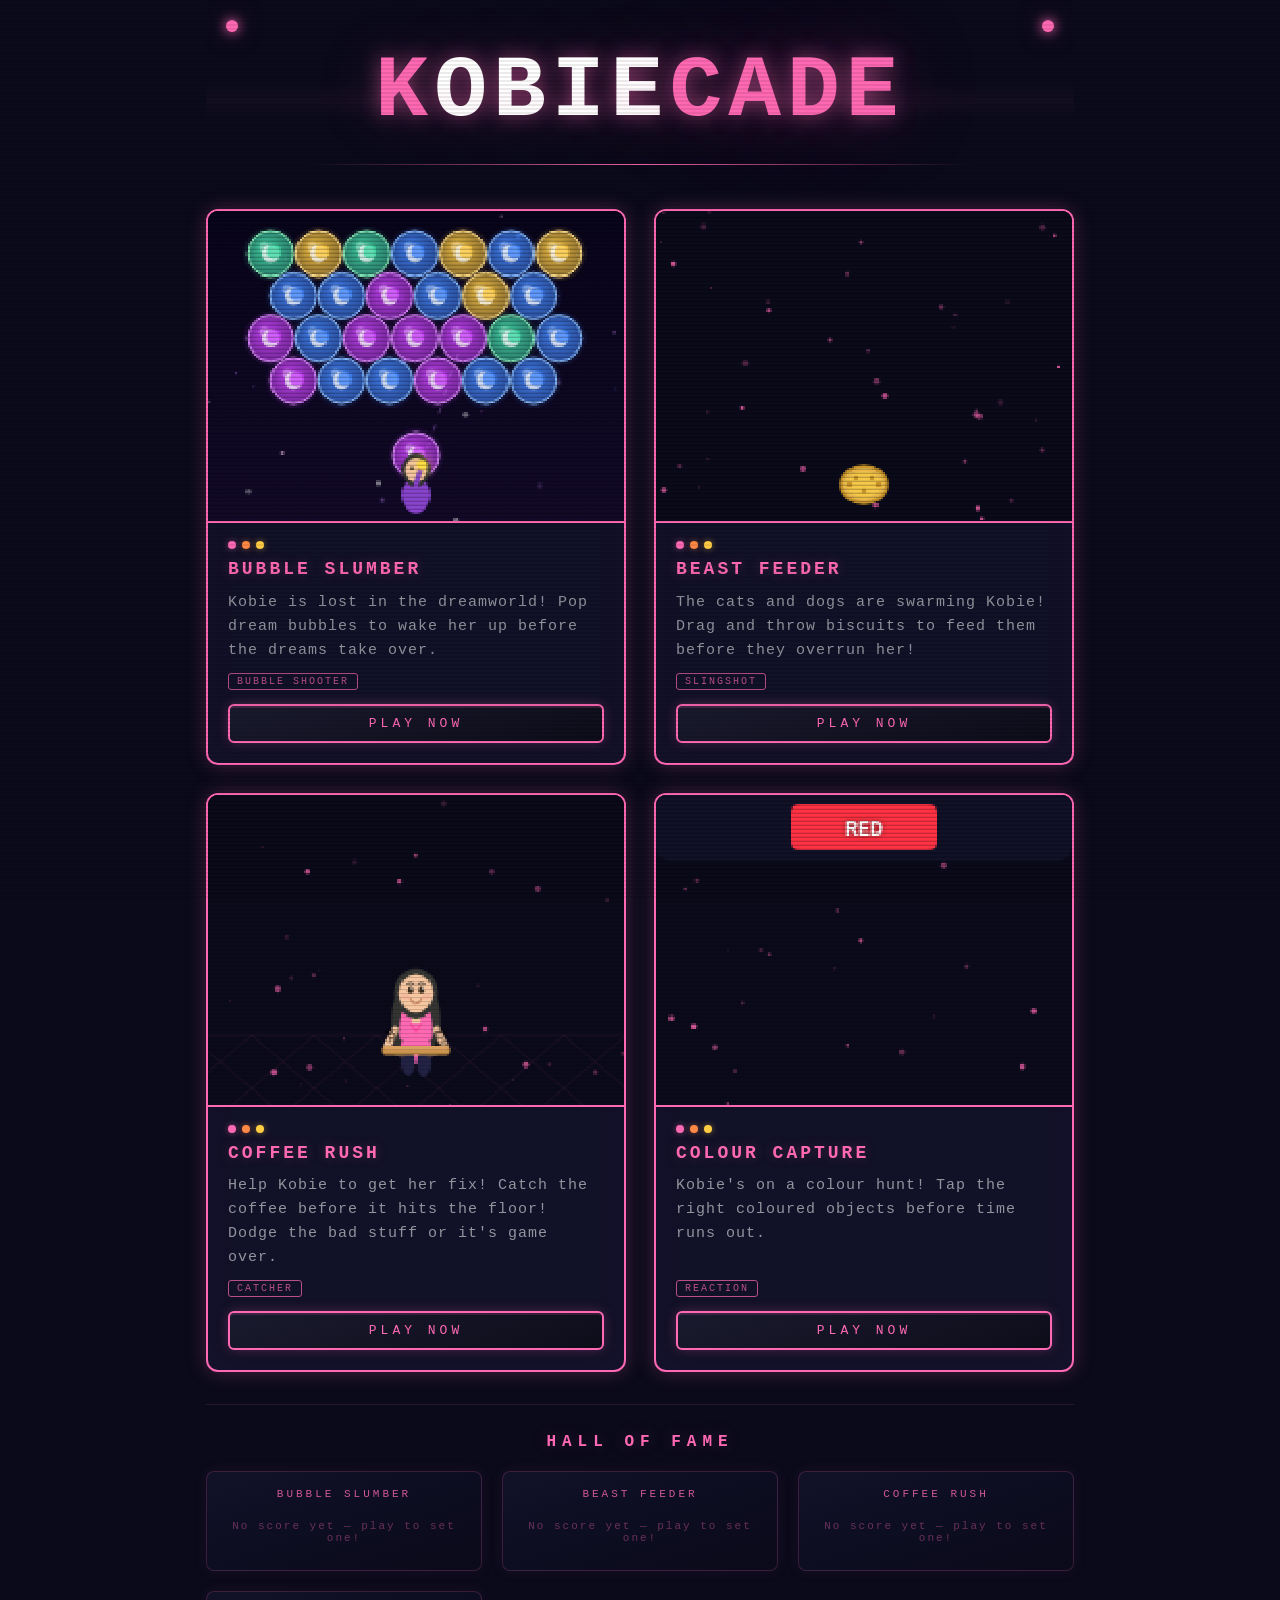
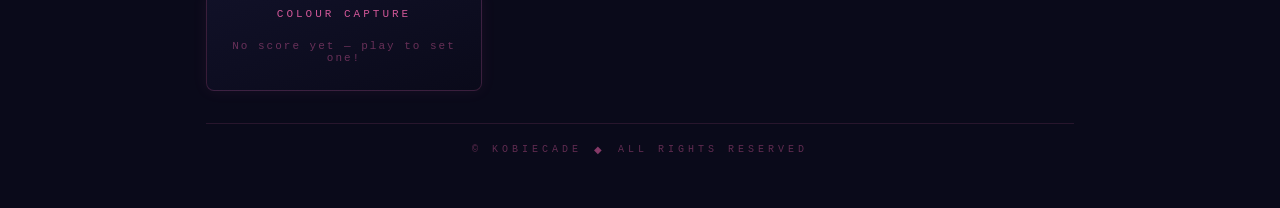
<file: index.html>
<!DOCTYPE html>
<html lang="en">
<head>
  <meta charset="UTF-8" />
  <title>KobieCade</title>
  <meta name="viewport" content="width=device-width, initial-scale=1.0">
  <link rel="apple-touch-icon" sizes="180x180" href="apple-touch-icon.png">
  <link rel="icon" type="image/png" sizes="32x32" href="favicon-32x32.png">
  <link rel="icon" type="image/png" sizes="16x16" href="favicon-16x16.png">
  <link rel="manifest" href="site.webmanifest">
  <link rel="stylesheet" href="style.css" />
</head>
<body>
  <div class="arcade-wrap">

    <header class="arcade-header">
      <div class="header-scanline"></div>
      <div class="coin-light coin-left"></div>
      <div class="coin-light coin-right"></div>
      <h1 class="arcade-title">
        <span class="title-k">K</span><span class="title-obie">OBIE</span><span class="title-cade">CADE</span>
      </h1>

    </header>

    <main class="game-grid">

      <a href="bubble-slumber/index.html" class="game-card" id="card-todos">
        <div class="card-screen">
          <canvas class="card-preview" id="preview-todos" width="200" height="150"></canvas>
        </div>
        <div class="card-bezel">
          <div class="card-lights">
            <span class="bulb"></span><span class="bulb"></span><span class="bulb"></span>
          </div>
          <h2 class="card-title">BUBBLE SLUMBER</h2>
          <p class="card-desc">Kobie is lost in the dreamworld! Pop dream bubbles to wake her up before the dreams take over.</p>
          <div class="card-meta">
            <span class="tag">BUBBLE SHOOTER</span>
          </div>
          <div class="card-btn">PLAY NOW</div>
        </div>
      </a>

      <a href="beast-feeder/index.html" class="game-card" id="card-kittens">
        <div class="card-screen">
          <canvas class="card-preview" id="preview-kittens" width="200" height="150"></canvas>
        </div>
        <div class="card-bezel">
          <div class="card-lights">
            <span class="bulb"></span><span class="bulb"></span><span class="bulb"></span>
          </div>
          <h2 class="card-title">BEAST FEEDER</h2>
          <p class="card-desc">The cats and dogs are swarming Kobie! Drag and throw biscuits to feed them before they overrun her!</p>
          <div class="card-meta">
            <span class="tag">SLINGSHOT</span>
          </div>
          <div class="card-btn">PLAY NOW</div>
        </div>
      </a>

      <a href="coffee-rush/index.html" class="game-card" id="card-coffee">
        <div class="card-screen">
          <canvas class="card-preview" id="preview-coffee" width="200" height="150"></canvas>
        </div>
        <div class="card-bezel">
          <div class="card-lights">
            <span class="bulb"></span><span class="bulb"></span><span class="bulb"></span>
          </div>
          <h2 class="card-title">COFFEE RUSH</h2>
          <p class="card-desc">Help Kobie to get her fix! Catch the coffee before it hits the floor! Dodge the bad stuff or it's game over.</p>
          <div class="card-meta">
            <span class="tag">CATCHER</span>
          </div>
          <div class="card-btn">PLAY NOW</div>
        </div>
      </a>

      <a href="colour-capture/index.html" class="game-card" id="card-colour">
        <div class="card-screen">
          <canvas class="card-preview" id="preview-colour" width="200" height="150"></canvas>
        </div>
        <div class="card-bezel">
          <div class="card-lights">
            <span class="bulb"></span><span class="bulb"></span><span class="bulb"></span>
          </div>
          <h2 class="card-title">COLOUR CAPTURE</h2>
          <p class="card-desc">Kobie's on a colour hunt! Tap the right coloured objects before time runs out.</p>
          <div class="card-meta">
            <span class="tag">REACTION</span>
          </div>
          <div class="card-btn">PLAY NOW</div>
        </div>
      </a>

    </main>

    <section class="hs-section">
      <h2 class="hs-section-title">HALL OF FAME</h2>
      <div class="hs-panels">
        <div class="hs-panel">
          <div class="hs-panel-label">BUBBLE SLUMBER</div>
          <div id="hs-landing-todos"></div>
        </div>
        <div class="hs-panel">
          <div class="hs-panel-label">BEAST FEEDER</div>
          <div id="hs-landing-kittens"></div>
        </div>
        <div class="hs-panel">
          <div class="hs-panel-label">COFFEE RUSH</div>
          <div id="hs-landing-coffee"></div>
        </div>
        <div class="hs-panel">
          <div class="hs-panel-label">COLOUR CAPTURE</div>
          <div id="hs-landing-colour"></div>
        </div>
      </div>
    </section>

    <footer class="arcade-footer">
      <span>© KOBIECADE</span>
      <span class="footer-dot">◆</span>
      <span>ALL RIGHTS RESERVED</span>
    </footer>

  </div>

  <script src="highscores.js"></script>
  <script src="landing.js"></script>
</body>
</html>
</file>
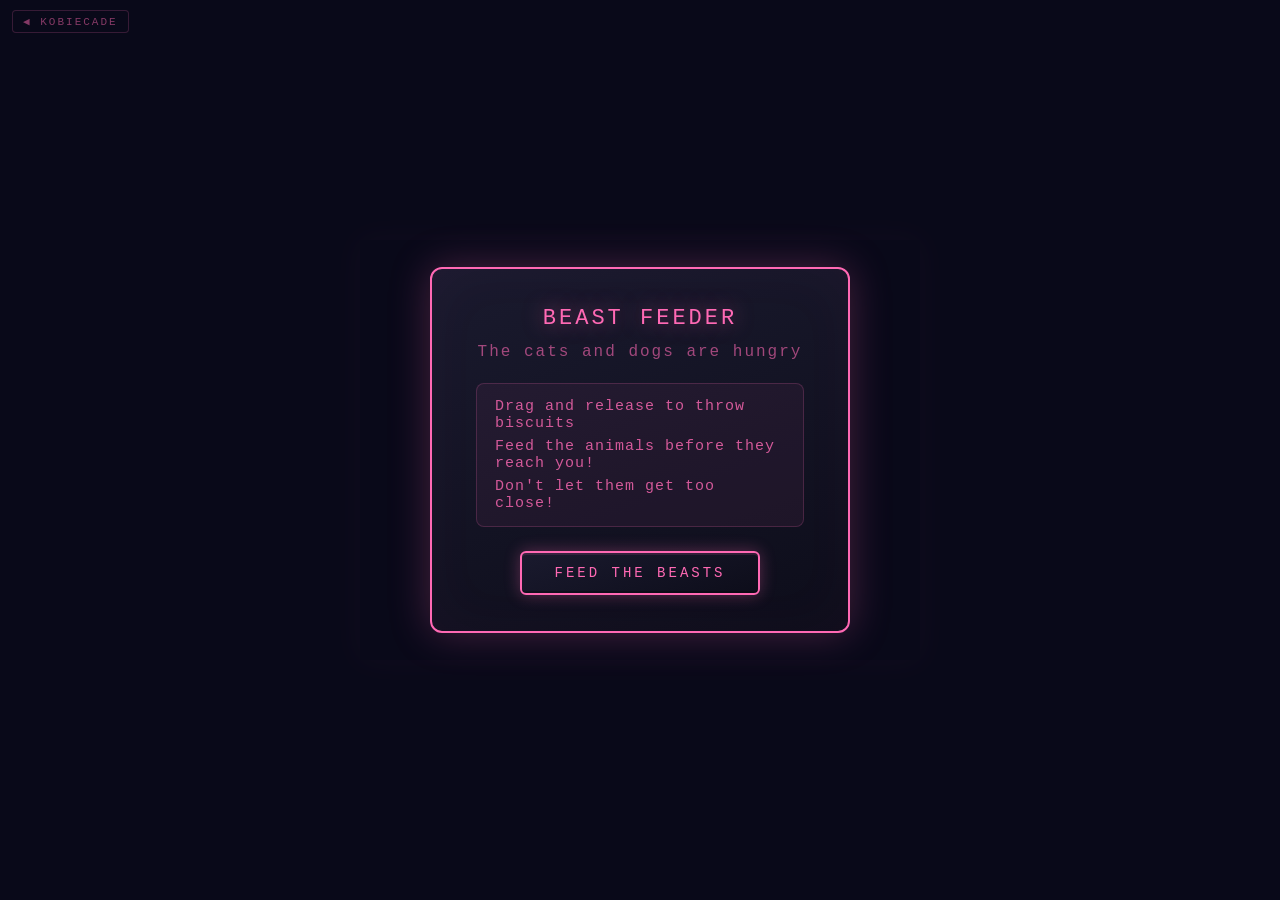
<file: beast-feeder/index.html>
<!DOCTYPE html>
<html lang="en">
<head>
  <meta charset="UTF-8" />
  <title>Beast Feeder — KobieCade</title>
  <meta name="viewport" content="width=device-width, initial-scale=1.0, user-scalable=no">
  <meta name="apple-mobile-web-app-capable" content="yes">
  <meta name="mobile-web-app-capable" content="yes">
  <link rel="preload" href="Assets/music.mp3" as="fetch" crossorigin="anonymous">
  <link rel="apple-touch-icon" sizes="180x180" href="apple-touch-icon.png">
  <link rel="icon" type="image/png" sizes="32x32" href="favicon-32x32.png">
  <link rel="icon" type="image/png" sizes="16x16" href="favicon-16x16.png">
  <link rel="manifest" href="site.webmanifest">
  <link rel="stylesheet" href="style.css" />
</head>
<body>
  <a href="../index.html" class="back-btn" aria-label="Back to KobieCade" style="touch-action:auto;z-index:1001">&#9664; KOBIECADE</a>

  <div id="game-container">
    <canvas id="gameCanvas" width="800" height="600" style="width:0;height:0"></canvas>
    <div id="ui">
      <span>SCORE: <b id="score">0</b></span>
      <span>BEST: <b id="best">0</b></span>
      <span>WAVE: <b id="wave">1</b></span>
      <span>LIVES: <b id="lives">[ I I I ]</b></span>
    </div>
  </div>

  <div id="overlay" class="overlay active">
    <div class="overlay-box">
      <div class="overlay-title">BEAST FEEDER</div>
      <div class="overlay-sub">The cats and dogs are hungry</div>
      <div class="how-to">
        <p>Drag and release to throw biscuits</p>
        <p>Feed the animals before they reach you!</p>
        <p>Don't let them get too close!</p>
      </div>
      <button id="start-btn" class="menu-btn">FEED THE BEASTS</button>
    </div>
  </div>

  <div id="gameover-overlay" class="overlay">
    <div class="overlay-box">
      <div class="overlay-title">OVERRUN!</div>
      <div class="overlay-sub">The animals were too hungry for Kobie!</div>
      <div id="final-score-display" class="final-score">SCORE: 0</div>
      <div id="hs-gameover"></div>
      <button id="restart-btn" class="menu-btn">TRY AGAIN</button>
    </div>
  </div>

  <script src="highscores.js"></script>
  <script src="game.js"></script>
</body>
</html>
</file>
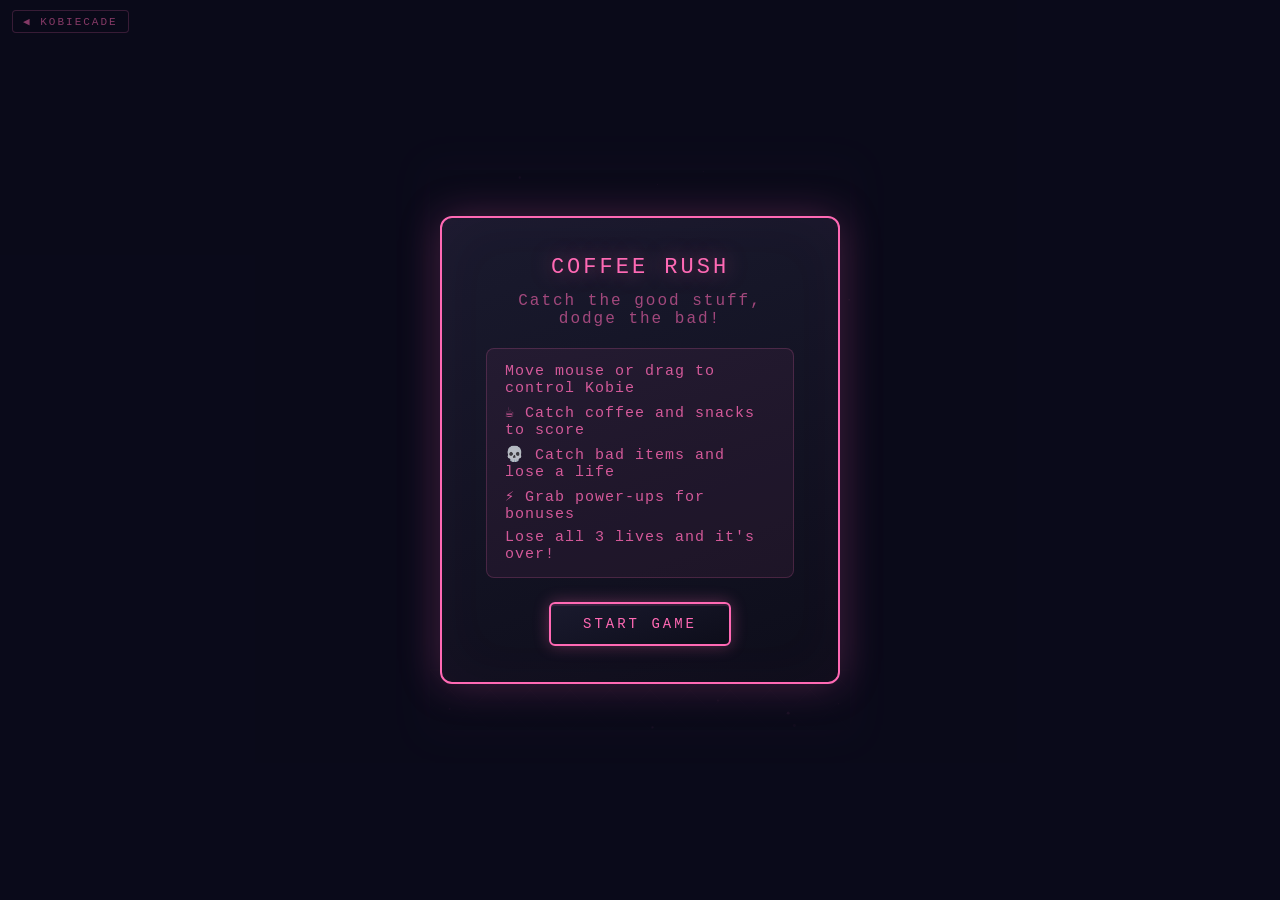
<file: coffee-rush/index.html>
<!DOCTYPE html>
<html lang="en">
<head>
  <meta charset="UTF-8" />
  <title>Kobie's Coffee Rush — KobieCade</title>
  <meta name="viewport" content="width=device-width, initial-scale=1.0, user-scalable=no">
  <meta name="apple-mobile-web-app-capable" content="yes">
  <meta name="mobile-web-app-capable" content="yes">
  <link rel="preload" href="Assets/music.mp3" as="fetch" crossorigin="anonymous">
  <link rel="apple-touch-icon" sizes="180x180" href="apple-touch-icon.png">
  <link rel="icon" type="image/png" sizes="32x32" href="favicon-32x32.png">
  <link rel="icon" type="image/png" sizes="16x16" href="favicon-16x16.png">
  <link rel="manifest" href="site.webmanifest">
  <link rel="stylesheet" href="style.css" />
</head>
<body>
  <a href="../index.html" class="back-btn" aria-label="Back to KobieCade">&#9664; KOBIECADE</a>

  <div id="game-container">
    <canvas id="gameCanvas" width="480" height="640" style="width:0;height:0"></canvas>

    <div id="ui">
      <span>SCORE: <b id="score">0</b></span>
      <span>BEST: <b id="best">0</b></span>
      <span>LIVES: <b id="lives">[ I I I ]</b></span>
    </div>
  </div>

  <!-- Overlays outside game-container -->
  <div id="overlay" class="overlay active">
    <div class="overlay-box">
      <div class="overlay-title">COFFEE RUSH</div>
      <div class="overlay-sub">Catch the good stuff, dodge the bad!</div>
      <div class="how-to">
        <p>Move mouse or drag to control Kobie</p>
        <p>☕ Catch coffee and snacks to score</p>
        <p>💀 Catch bad items and lose a life</p>
        <p>⚡ Grab power-ups for bonuses</p>
        <p>Lose all 3 lives and it's over!</p>
      </div>
      <button id="start-btn" class="menu-btn">START GAME</button>
    </div>
  </div>

  <div id="gameover-overlay" class="overlay">
    <div class="overlay-box">
      <div class="overlay-title">COFFEE SPILLED!</div>
      <div class="overlay-sub">Kobie needs a break...</div>
      <div id="final-score-display" class="final-score">SCORE: 0</div>
      <div id="hs-gameover"></div>
      <button id="restart-btn" class="menu-btn">TRY AGAIN</button>
    </div>
  </div>

  <script src="highscores.js"></script>
  <script src="game.js"></script>
</body>
</html>
</file>
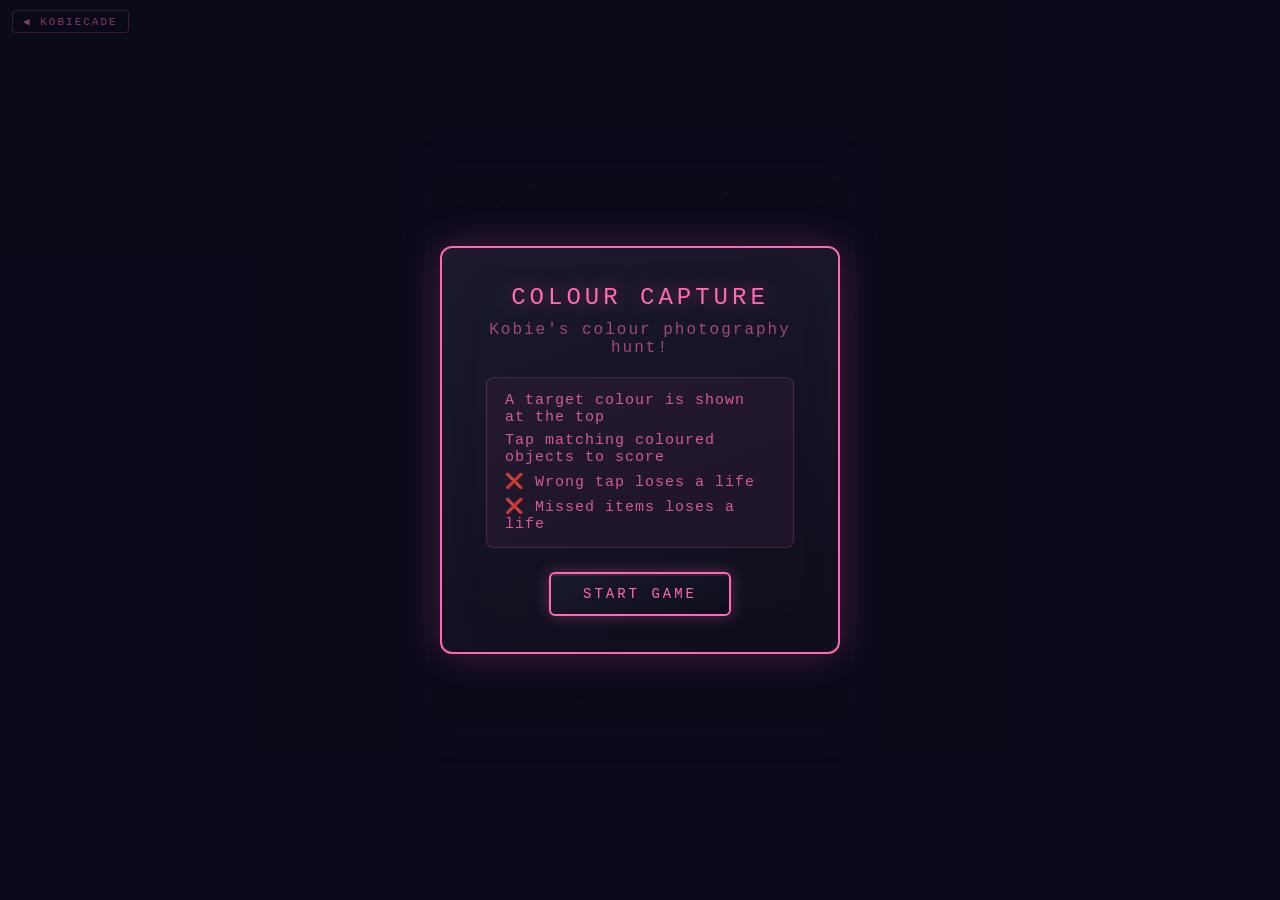
<file: colour-capture/index.html>
<!DOCTYPE html>
<html lang="en">
<head>
  <meta charset="UTF-8" />
  <title>Colour Capture — KobieCade</title>
  <meta name="viewport" content="width=device-width, initial-scale=1.0, user-scalable=no">
  <meta name="apple-mobile-web-app-capable" content="yes">
  <meta name="mobile-web-app-capable" content="yes">
  <link rel="preload" href="Assets/music.mp3" as="fetch" crossorigin="anonymous">
  <link rel="apple-touch-icon" sizes="180x180" href="apple-touch-icon.png">
  <link rel="icon" type="image/png" sizes="32x32" href="favicon-32x32.png">
  <link rel="icon" type="image/png" sizes="16x16" href="favicon-16x16.png">
  <link rel="manifest" href="site.webmanifest">
  <link rel="stylesheet" href="style.css" />
</head>
<body>
  <a href="../index.html" class="back-btn" aria-label="Back to KobieCade">&#9664; KOBIECADE</a>

  <div id="game-container">
    <canvas id="gameCanvas" width="480" height="640" style="width:0;height:0"></canvas>
    <div id="ui">
      <span>SCORE: <b id="score">0</b></span>
      <span>BEST: <b id="best">0</b></span>
      <span>LIVES: <b id="lives">[ I I I ]</b></span>
    </div>
  </div>

  <!-- Start overlay -->
  <div id="overlay" class="overlay active">
    <div class="overlay-box">
      <div class="overlay-title">COLOUR CAPTURE</div>
      <div class="overlay-sub">Kobie's colour photography hunt!</div>
      <div class="how-to">
        <p>A target colour is shown at the top</p>
        <p>Tap matching coloured objects to score</p>
        <p>❌ Wrong tap loses a life</p>
        <p>❌ Missed items loses a life</p>
      </div>
      <button id="start-btn" class="menu-btn">START GAME</button>
    </div>
  </div>

  <!-- Game over overlay -->
  <div id="gameover-overlay" class="overlay">
    <div class="overlay-box">
      <div class="overlay-title">FILM USED UP!</div>
      <div id="final-score-display" class="final-score">SCORE: 0</div>
      <div id="hs-gameover"></div>
      <button id="restart-btn" class="menu-btn">TRY AGAIN</button>
    </div>
  </div>

  <script src="highscores.js"></script>
  <script src="game.js"></script>
</body>
</html>
</file>
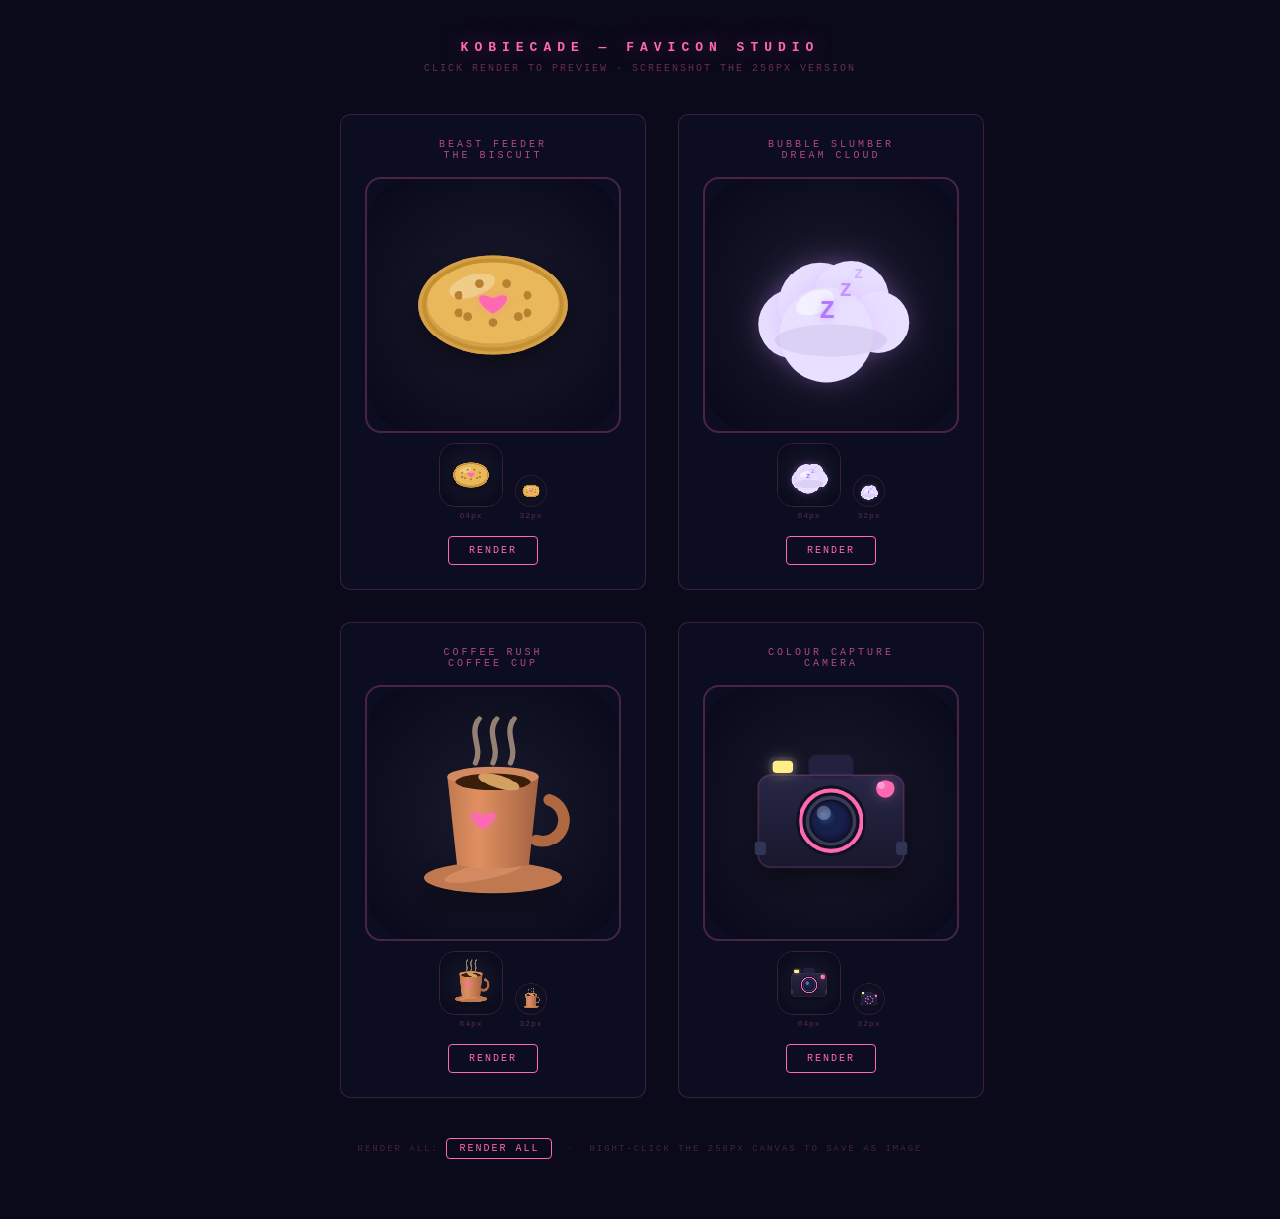
<file: favicons/favicon-preview.html>
<!DOCTYPE html>
<html lang="en">
<head>
  <meta charset="UTF-8" />
  <title>KobieCade — Favicon Preview</title>
  <style>
    * { margin: 0; padding: 0; box-sizing: border-box; }

    body {
      background: #0a0a1a;
      font-family: 'Courier New', monospace;
      color: #fff;
      min-height: 100vh;
      display: flex;
      flex-direction: column;
      align-items: center;
      padding: 40px 20px 60px;
    }

    h1 {
      font-size: 13px;
      letter-spacing: 6px;
      color: #ff69b4;
      text-shadow: 0 0 20px #ff69b480;
      margin-bottom: 8px;
    }

    p.sub {
      font-size: 10px;
      letter-spacing: 2px;
      color: #ff69b460;
      margin-bottom: 40px;
    }

    .grid {
      display: grid;
      grid-template-columns: repeat(2, 1fr);
      gap: 32px;
      max-width: 600px;
      width: 100%;
    }

    .card {
      background: #0d0d22;
      border: 1px solid #ff69b430;
      border-radius: 10px;
      padding: 24px;
      display: flex;
      flex-direction: column;
      align-items: center;
      gap: 16px;
    }

    .card-title {
      font-size: 10px;
      letter-spacing: 3px;
      color: #ff69b4aa;
      text-align: center;
    }

    .canvas-wrap {
      display: flex;
      flex-direction: column;
      align-items: center;
      gap: 10px;
    }

    canvas {
      border-radius: 16px;
      image-rendering: pixelated;
    }

    canvas.size-256 { width: 256px; height: 256px; border: 2px solid #ff69b440; }
    canvas.size-64  { width: 64px;  height: 64px;  border: 1px solid #ff69b430; }
    canvas.size-32  { width: 32px;  height: 32px;  border: 1px solid #ff69b430; }

    .sizes {
      display: flex;
      gap: 12px;
      align-items: flex-end;
    }

    .size-label {
      font-size: 8px;
      letter-spacing: 1px;
      color: #ff69b450;
      text-align: center;
    }

    .size-group {
      display: flex;
      flex-direction: column;
      align-items: center;
      gap: 4px;
    }

    button.render-btn {
      padding: 8px 20px;
      border: 1px solid #ff69b4;
      background: transparent;
      color: #ff69b4;
      font-family: 'Courier New', monospace;
      font-size: 10px;
      letter-spacing: 2px;
      cursor: pointer;
      border-radius: 4px;
      transition: background 100ms;
    }
    button.render-btn:hover { background: #ff69b415; }

    .tip {
      margin-top: 40px;
      font-size: 9px;
      letter-spacing: 2px;
      color: #ff69b440;
      text-align: center;
      line-height: 1.8;
    }
  </style>
</head>
<body>

  <h1>KOBIECADE — FAVICON STUDIO</h1>
  <p class="sub">CLICK RENDER TO PREVIEW · SCREENSHOT THE 256PX VERSION</p>

  <div class="grid">

    <!-- BEAST FEEDER — Biscuit -->
    <div class="card">
      <div class="card-title">BEAST FEEDER<br>THE BISCUIT</div>
      <div class="canvas-wrap">
        <canvas id="c-beast" width="256" height="256" class="size-256"></canvas>
        <div class="sizes">
          <div class="size-group">
            <canvas id="c-beast-64" width="64" height="64" class="size-64"></canvas>
            <div class="size-label">64px</div>
          </div>
          <div class="size-group">
            <canvas id="c-beast-32" width="32" height="32" class="size-32"></canvas>
            <div class="size-label">32px</div>
          </div>
        </div>
      </div>
      <button class="render-btn" onclick="renderBeast()">RENDER</button>
    </div>

    <!-- BUBBLE SLUMBER — Cloud + ZZZ -->
    <div class="card">
      <div class="card-title">BUBBLE SLUMBER<br>DREAM CLOUD</div>
      <div class="canvas-wrap">
        <canvas id="c-bubble" width="256" height="256" class="size-256"></canvas>
        <div class="sizes">
          <div class="size-group">
            <canvas id="c-bubble-64" width="64" height="64" class="size-64"></canvas>
            <div class="size-label">64px</div>
          </div>
          <div class="size-group">
            <canvas id="c-bubble-32" width="32" height="32" class="size-32"></canvas>
            <div class="size-label">32px</div>
          </div>
        </div>
      </div>
      <button class="render-btn" onclick="renderBubble()">RENDER</button>
    </div>

    <!-- COFFEE RUSH — Coffee Cup -->
    <div class="card">
      <div class="card-title">COFFEE RUSH<br>COFFEE CUP</div>
      <div class="canvas-wrap">
        <canvas id="c-coffee" width="256" height="256" class="size-256"></canvas>
        <div class="sizes">
          <div class="size-group">
            <canvas id="c-coffee-64" width="64" height="64" class="size-64"></canvas>
            <div class="size-label">64px</div>
          </div>
          <div class="size-group">
            <canvas id="c-coffee-32" width="32" height="32" class="size-32"></canvas>
            <div class="size-label">32px</div>
          </div>
        </div>
      </div>
      <button class="render-btn" onclick="renderCoffee()">RENDER</button>
    </div>

    <!-- COLOUR CAPTURE — Camera -->
    <div class="card">
      <div class="card-title">COLOUR CAPTURE<br>CAMERA</div>
      <div class="canvas-wrap">
        <canvas id="c-colour" width="256" height="256" class="size-256"></canvas>
        <div class="sizes">
          <div class="size-group">
            <canvas id="c-colour-64" width="64" height="64" class="size-64"></canvas>
            <div class="size-label">64px</div>
          </div>
          <div class="size-group">
            <canvas id="c-colour-32" width="32" height="32" class="size-32"></canvas>
            <div class="size-label">32px</div>
          </div>
        </div>
      </div>
      <button class="render-btn" onclick="renderColour()">RENDER</button>
    </div>

  </div>

  <div class="tip">
    RENDER ALL: <button class="render-btn" style="display:inline;padding:4px 12px" onclick="renderAll()">RENDER ALL</button>
    &nbsp;·&nbsp; RIGHT-CLICK THE 256PX CANVAS TO SAVE AS IMAGE
  </div>

<script>
// ── Shared draw background ─────────────────────────────
function drawBg(ctx, size) {
  const grad = ctx.createRadialGradient(size/2, size/2, 0, size/2, size/2, size*0.7);
  grad.addColorStop(0, '#1a1a2e');
  grad.addColorStop(1, '#08081a');
  ctx.fillStyle = grad;
  ctx.beginPath();
  ctx.roundRect(0, 0, size, size, size * 0.18);
  ctx.fill();
}

// Copy 256px canvas down to smaller sizes
function copyDown(srcId, ids) {
  const src = document.getElementById(srcId);
  ids.forEach(id => {
    const dst = document.getElementById(id);
    dst.getContext('2d').drawImage(src, 0, 0, dst.width, dst.height);
  });
}

// ── BEAST FEEDER — Biscuit ─────────────────────────────
function drawBiscuit(ctx, cx, cy, r) {
  const s = r;
  const rx = s * 0.78; // wide oval
  const ry = s * 0.52; // short oval

  // Shadow
  ctx.save();
  ctx.shadowColor = 'rgba(0,0,0,0.5)';
  ctx.shadowBlur = s * 0.3;
  ctx.shadowOffsetY = s * 0.1;
  ctx.fillStyle = '#b07830';
  ctx.beginPath();
  ctx.ellipse(cx, cy, rx, ry, 0, 0, Math.PI*2);
  ctx.fill();
  ctx.restore();

  // Biscuit body — warm golden oval
  ctx.fillStyle = '#d4a04a';
  ctx.beginPath();
  ctx.ellipse(cx, cy, rx, ry, 0, 0, Math.PI*2);
  ctx.fill();

  // Top face — lighter oval inset
  ctx.fillStyle = '#e8b85a';
  ctx.beginPath();
  ctx.ellipse(cx, cy - s*0.03, rx*0.88, ry*0.84, 0, 0, Math.PI*2);
  ctx.fill();

  // Crispy edge ring
  ctx.strokeStyle = '#c49030';
  ctx.lineWidth = s * 0.04;
  ctx.beginPath();
  ctx.ellipse(cx, cy, rx*0.92, ry*0.90, 0, 0, Math.PI*2);
  ctx.stroke();

  // Shine
  ctx.fillStyle = 'rgba(255,255,255,0.28)';
  ctx.beginPath();
  ctx.ellipse(cx - rx*0.28, cy - ry*0.38, rx*0.32, ry*0.22, -0.3, 0, Math.PI*2);
  ctx.fill();

  // Texture dots — arranged in oval grid
  ctx.fillStyle = '#b88030';
  const dots = [
    [-0.36, -0.10], [-0.14, -0.22], [0.14, -0.22], [0.36, -0.10],
    [-0.26,  0.12], [0,  0.18], [0.26,  0.12],
    [-0.36,  0.08], [0.36,  0.08],
  ];
  dots.forEach(([dx, dy]) => {
    const px = cx + dx * s;
    const py = cy + dy * s;
    // Only draw dot if inside the oval
    if ((px-cx)*(px-cx)/(rx*0.78)/(rx*0.78) + (py-cy)*(py-cy)/(ry*0.78)/(ry*0.78) <= 1) {
      ctx.beginPath();
      ctx.arc(px, py, s*0.045, 0, Math.PI*2);
      ctx.fill();
    }
  });

  // Pink heart stamp in centre
  ctx.save();
  ctx.translate(cx, cy + s*0.01);
  const hs = s * 0.16;
  ctx.fillStyle = '#ff69b4';
  ctx.shadowColor = '#ff69b460';
  ctx.shadowBlur = s * 0.1;
  ctx.beginPath();
  ctx.moveTo(0, hs*0.5);
  ctx.bezierCurveTo(-hs*1.2, -hs*0.2, -hs*1.2, -hs*1.1, 0, -hs*0.5);
  ctx.bezierCurveTo(hs*1.2, -hs*1.1, hs*1.2, -hs*0.2, 0, hs*0.5);
  ctx.fill();
  ctx.restore();
}

function renderBeast() {
  const c = document.getElementById('c-beast');
  const ctx = c.getContext('2d');
  const S = 256;
  ctx.clearRect(0, 0, S, S);
  drawBg(ctx, S);
  drawBiscuit(ctx, S/2, S/2, S * 0.38);
  copyDown('c-beast', ['c-beast-64', 'c-beast-32']);
}

// ── BUBBLE SLUMBER — Dream Cloud + ZZZ ────────────────
function drawDreamCloud(ctx, cx, cy, r) {
  const s = r;

  // Soft purple glow behind cloud
  const glow = ctx.createRadialGradient(cx, cy, 0, cx, cy, s*1.1);
  glow.addColorStop(0, '#cc88ff22');
  glow.addColorStop(1, 'transparent');
  ctx.fillStyle = glow;
  ctx.beginPath();
  ctx.arc(cx, cy, s*1.1, 0, Math.PI*2);
  ctx.fill();

  // Cloud body — layered arcs
  ctx.save();
  ctx.shadowColor = '#cc88ff40';
  ctx.shadowBlur = s * 0.25;

  const cloudColor = '#e8e0ff';
  ctx.fillStyle = cloudColor;

  // Build cloud as series of overlapping circles
  const blobs = [
    [cx - s*0.42, cy + s*0.10, s*0.38],  // left
    [cx - s*0.12, cy - s*0.12, s*0.46],  // centre-left
    [cx + s*0.22, cy - s*0.18, s*0.42],  // centre-right
    [cx + s*0.52, cy + s*0.08, s*0.34],  // right
    [cx - s*0.05, cy + s*0.22, s*0.52],  // bottom fill
  ];
  blobs.forEach(([bx, by, br]) => {
    ctx.beginPath();
    ctx.arc(bx, by, br, 0, Math.PI*2);
    ctx.fill();
  });
  ctx.restore();

  // Subtle cloud shading on underside
  ctx.fillStyle = 'rgba(160,140,200,0.18)';
  ctx.beginPath();
  ctx.ellipse(cx, cy + s*0.28, s*0.62, s*0.18, 0, 0, Math.PI*2);
  ctx.fill();

  // Cloud shine
  ctx.fillStyle = 'rgba(255,255,255,0.55)';
  ctx.beginPath();
  ctx.ellipse(cx - s*0.18, cy - s*0.14, s*0.22, s*0.12, -0.4, 0, Math.PI*2);
  ctx.fill();

  // ZZZ text stacked
  const fontSize = s * 0.28;
  ctx.font = `bold ${fontSize}px 'Courier New', monospace`;
  ctx.textAlign = 'center';
  ctx.textBaseline = 'middle';

  const zzz = ['Z', 'Z', 'Z'];
  const positions = [
    [cx - s*0.04, cy - s*0.04, 1.0],
    [cx + s*0.16, cy - s*0.26, 0.7],
    [cx + s*0.30, cy - s*0.44, 0.45],
  ];

  positions.forEach(([zx, zy, alpha], i) => {
    const fs = fontSize * (1 - i * 0.22);
    ctx.font = `bold ${fs}px 'Courier New', monospace`;
    ctx.fillStyle = `rgba(180,120,255,${alpha})`;
    ctx.shadowColor = `rgba(180,120,255,${alpha * 0.6})`;
    ctx.shadowBlur = s * 0.1;
    ctx.fillText('Z', zx, zy);
  });
  ctx.shadowBlur = 0;
  ctx.textBaseline = 'alphabetic';
}

function renderBubble() {
  const c = document.getElementById('c-bubble');
  const ctx = c.getContext('2d');
  const S = 256;
  ctx.clearRect(0, 0, S, S);
  drawBg(ctx, S);
  drawDreamCloud(ctx, S/2, S/2 + S*0.04, S * 0.36);
  copyDown('c-bubble', ['c-bubble-64', 'c-bubble-32']);
}

// ── COFFEE RUSH — Coffee Cup ───────────────────────────
function drawCoffeeCup(ctx, cx, cy, r) {
  const s = r;

  // Shadow
  ctx.save();
  ctx.shadowColor = 'rgba(0,0,0,0.45)';
  ctx.shadowBlur = s * 0.3;
  ctx.shadowOffsetY = s * 0.1;

  // Saucer
  ctx.fillStyle = '#c07850';
  ctx.beginPath();
  ctx.ellipse(cx, cy + s*0.78, s*0.72, s*0.16, 0, 0, Math.PI*2);
  ctx.fill();

  ctx.restore();

  // Saucer highlight
  ctx.fillStyle = '#d48a60';
  ctx.beginPath();
  ctx.ellipse(cx - s*0.1, cy + s*0.72, s*0.42, s*0.08, -0.2, 0, Math.PI*2);
  ctx.fill();

  // Cup body
  const cupGrad = ctx.createLinearGradient(cx - s*0.5, 0, cx + s*0.5, 0);
  cupGrad.addColorStop(0, '#c07850');
  cupGrad.addColorStop(0.35, '#e09060');
  cupGrad.addColorStop(1, '#a06040');
  ctx.fillStyle = cupGrad;
  ctx.beginPath();
  ctx.moveTo(cx - s*0.48, cy - s*0.28);
  ctx.lineTo(cx - s*0.38, cy + s*0.65);
  ctx.quadraticCurveTo(cx, cy + s*0.72, cx + s*0.38, cy + s*0.65);
  ctx.lineTo(cx + s*0.48, cy - s*0.28);
  ctx.closePath();
  ctx.fill();

  // Cup rim
  ctx.fillStyle = '#d48a60';
  ctx.beginPath();
  ctx.ellipse(cx, cy - s*0.28, s*0.48, s*0.1, 0, 0, Math.PI*2);
  ctx.fill();

  // Handle
  ctx.strokeStyle = '#b06840';
  ctx.lineWidth = s * 0.12;
  ctx.lineCap = 'round';
  ctx.beginPath();
  ctx.arc(cx + s*0.52, cy + s*0.18, s*0.22, -Math.PI*0.4, Math.PI*0.6);
  ctx.stroke();

  // Coffee inside — dark liquid
  ctx.fillStyle = '#3a1e0a';
  ctx.beginPath();
  ctx.ellipse(cx, cy - s*0.22, s*0.40, s*0.09, 0, 0, Math.PI*2);
  ctx.fill();

  // Coffee foam/cream swirl
  ctx.fillStyle = '#d4a060';
  ctx.beginPath();
  ctx.ellipse(cx + s*0.06, cy - s*0.22, s*0.22, s*0.07, 0.3, 0, Math.PI*2);
  ctx.fill();

  // Steam wisps
  ctx.strokeStyle = 'rgba(255,220,180,0.55)';
  ctx.lineWidth = s * 0.055;
  ctx.lineCap = 'round';
  [[-0.18, 0], [0, -0.06], [0.18, 0]].forEach(([dx, phase]) => {
    ctx.beginPath();
    ctx.moveTo(cx + dx*s, cy - s*0.42);
    ctx.bezierCurveTo(
      cx + dx*s + s*0.08, cy - s*0.58,
      cx + dx*s - s*0.08, cy - s*0.72,
      cx + dx*s + s*0.04, cy - s*0.88
    );
    ctx.stroke();
  });

  // Pink heart on cup
  ctx.save();
  ctx.translate(cx - s*0.1, cy + s*0.2);
  const hs = s * 0.14;
  ctx.fillStyle = '#ff69b4';
  ctx.shadowColor = '#ff69b460';
  ctx.shadowBlur = s * 0.08;
  ctx.beginPath();
  ctx.moveTo(0, hs*0.5);
  ctx.bezierCurveTo(-hs*1.2, -hs*0.2, -hs*1.2, -hs*1.1, 0, -hs*0.5);
  ctx.bezierCurveTo(hs*1.2, -hs*1.1, hs*1.2, -hs*0.2, 0, hs*0.5);
  ctx.fill();
  ctx.restore();
}

function renderCoffee() {
  const c = document.getElementById('c-coffee');
  const ctx = c.getContext('2d');
  const S = 256;
  ctx.clearRect(0, 0, S, S);
  drawBg(ctx, S);
  drawCoffeeCup(ctx, S/2, S/2 - S*0.04, S * 0.38);
  copyDown('c-coffee', ['c-coffee-64', 'c-coffee-32']);
}

// ── COLOUR CAPTURE — Camera ────────────────────────────
function drawCamera(ctx, cx, cy, r) {
  const s = r;

  // Shadow
  ctx.save();
  ctx.shadowColor = 'rgba(0,0,0,0.5)';
  ctx.shadowBlur = s * 0.28;
  ctx.shadowOffsetY = s * 0.1;

  // Camera body
  const bodyGrad = ctx.createLinearGradient(cx, cy - s*0.5, cx, cy + s*0.5);
  bodyGrad.addColorStop(0, '#2a2a4a');
  bodyGrad.addColorStop(1, '#18182e');
  ctx.fillStyle = bodyGrad;
  ctx.beginPath();
  ctx.roundRect(cx - s*0.72, cy - s*0.38, s*1.44, s*0.92, s*0.12);
  ctx.fill();
  ctx.restore();

  // Top hump (viewfinder bump)
  ctx.fillStyle = '#222240';
  ctx.beginPath();
  ctx.roundRect(cx - s*0.22, cy - s*0.58, s*0.44, s*0.24, s*0.08);
  ctx.fill();

  // Flash bump (left)
  ctx.fillStyle = '#1e1e3a';
  ctx.beginPath();
  ctx.roundRect(cx - s*0.62, cy - s*0.56, s*0.28, s*0.20, s*0.06);
  ctx.fill();
  // Flash glass
  ctx.fillStyle = '#ffee88';
  ctx.shadowColor = '#ffee8880';
  ctx.shadowBlur = s * 0.12;
  ctx.beginPath();
  ctx.roundRect(cx - s*0.58, cy - s*0.52, s*0.20, s*0.12, s*0.04);
  ctx.fill();
  ctx.shadowBlur = 0;

  // Body edge highlight
  ctx.strokeStyle = '#ff69b430';
  ctx.lineWidth = s * 0.018;
  ctx.beginPath();
  ctx.roundRect(cx - s*0.72, cy - s*0.38, s*1.44, s*0.92, s*0.12);
  ctx.stroke();

  // Lens outer ring
  ctx.fillStyle = '#111120';
  ctx.beginPath();
  ctx.arc(cx, cy + s*0.08, s*0.35, 0, Math.PI*2);
  ctx.fill();

  // Lens ring 2
  ctx.strokeStyle = '#ff69b4';
  ctx.lineWidth = s * 0.04;
  ctx.beginPath();
  ctx.arc(cx, cy + s*0.08, s*0.30, 0, Math.PI*2);
  ctx.stroke();

  // Lens ring 3 — chrome
  ctx.strokeStyle = '#3a3a5a';
  ctx.lineWidth = s * 0.035;
  ctx.beginPath();
  ctx.arc(cx, cy + s*0.08, s*0.23, 0, Math.PI*2);
  ctx.stroke();

  // Lens glass
  const lensGrad = ctx.createRadialGradient(
    cx - s*0.08, cy + s*0.01, 0,
    cx, cy + s*0.08, s*0.20
  );
  lensGrad.addColorStop(0, '#4488ff88');
  lensGrad.addColorStop(0.5, '#2244aa44');
  lensGrad.addColorStop(1, '#111130cc');
  ctx.fillStyle = lensGrad;
  ctx.beginPath();
  ctx.arc(cx, cy + s*0.08, s*0.20, 0, Math.PI*2);
  ctx.fill();

  // Lens shine
  ctx.fillStyle = 'rgba(255,255,255,0.28)';
  ctx.beginPath();
  ctx.arc(cx - s*0.07, cy + s*0.00, s*0.07, 0, Math.PI*2);
  ctx.fill();

  // Shutter button
  ctx.fillStyle = '#ff69b4';
  ctx.shadowColor = '#ff69b460';
  ctx.shadowBlur = s * 0.1;
  ctx.beginPath();
  ctx.arc(cx + s*0.54, cy - s*0.24, s*0.09, 0, Math.PI*2);
  ctx.fill();
  ctx.shadowBlur = 0;

  // Shutter button shine
  ctx.fillStyle = 'rgba(255,255,255,0.35)';
  ctx.beginPath();
  ctx.arc(cx + s*0.50, cy - s*0.27, s*0.035, 0, Math.PI*2);
  ctx.fill();

  // Strap lugs
  ctx.fillStyle = '#333355';
  [[-0.70, 0.28], [0.70, 0.28]].forEach(([dx, dy]) => {
    ctx.beginPath();
    ctx.roundRect(cx + dx*s - s*0.055, cy + dy*s, s*0.11, s*0.14, s*0.03);
    ctx.fill();
  });
}

function renderColour() {
  const c = document.getElementById('c-colour');
  const ctx = c.getContext('2d');
  const S = 256;
  ctx.clearRect(0, 0, S, S);
  drawBg(ctx, S);
  drawCamera(ctx, S/2, S/2, S * 0.4);
  copyDown('c-colour', ['c-colour-64', 'c-colour-32']);
}

function renderAll() {
  renderBeast();
  renderBubble();
  renderCoffee();
  renderColour();
}

// Auto-render on load
window.addEventListener('load', renderAll);
</script>
</body>
</html>
</file>
<file: style.css>
/* ── RESET & BASE ─────────────────────────────────────── */
*, *::before, *::after { margin: 0; padding: 0; box-sizing: border-box; }

:root {
  --pink:      #ff69b4;
  --pink-dim:  #ff69b440;
  --pink-glow: #ff69b480;
  --red:       #ff4466;
  --dark:      #0a0a1a;
  --dark-mid:  #0d0d22;
  --dark-card: #111128;
  --white:     #ffffff;
  --mono:      'Courier New', Courier, monospace;
}

html, body {
  width: 100%;
  min-height: 100%;
  background: var(--dark);
  font-family: var(--mono);
  color: var(--white);
  overflow-x: hidden;
}

/* ── SCANLINE TEXTURE ─────────────────────────────────── */
body::before {
  content: '';
  position: fixed;
  inset: 0;
  background: repeating-linear-gradient(
    0deg,
    transparent,
    transparent 2px,
    rgba(0,0,0,0.08) 2px,
    rgba(0,0,0,0.08) 4px
  );
  pointer-events: none;
  z-index: 9999;
}

/* ── WRAP ─────────────────────────────────────────────── */
.arcade-wrap {
  max-width: 900px;
  margin: 0 auto;
  padding: 0 16px 48px;
  display: flex;
  flex-direction: column;
  min-height: 100vh;
}

/* ── HEADER ───────────────────────────────────────────── */
.arcade-header {
  position: relative;
  text-align: center;
  padding: 48px 16px 36px;
  overflow: hidden;
}

.header-scanline {
  position: absolute;
  inset: 0;
  background: linear-gradient(
    180deg,
    transparent 40%,
    rgba(255,105,180,0.04) 50%,
    transparent 60%
  );
  animation: scanMove 4s linear infinite;
  pointer-events: none;
}

@keyframes scanMove {
  0%   { transform: translateY(-100%); }
  100% { transform: translateY(200%); }
}

/* Decorative corner lights */
.coin-light {
  position: absolute;
  top: 20px;
  width: 12px; height: 12px;
  border-radius: 50%;
  background: var(--pink);
  box-shadow: 0 0 12px var(--pink), 0 0 24px var(--pink-glow);
  animation: blink 2.8s ease-in-out infinite;
}
.coin-left  { left: 20px; }
.coin-right { right: 20px; animation-delay: 1.4s; }

@keyframes blink {
  0%, 100% { opacity: 1; }
  50%       { opacity: 0.25; }
}

/* Title */
.arcade-title {
  font-size: clamp(42px, 10vw, 88px);
  letter-spacing: 6px;
  line-height: 1;
  margin-bottom: 14px;
  text-shadow:
    0 0 20px var(--pink-glow),
    0 0 60px var(--pink-dim);
}

.title-k    { color: var(--pink); }
.title-obie { color: var(--white); }
.title-cade {
  color: var(--pink);
  text-shadow:
    0 0 20px var(--pink-glow),
    0 0 60px var(--pink-dim),
    0 0 100px var(--pink-dim);
}

.arcade-sub {
  font-size: clamp(10px, 2vw, 13px);
  letter-spacing: 6px;
  color: var(--pink);
  opacity: 0.7;
  animation: pulse 1.6s ease-in-out infinite;
}

@keyframes pulse {
  0%, 100% { opacity: 0.7; }
  50%       { opacity: 0.25; }
}

/* ── DIVIDER ──────────────────────────────────────────── */
.arcade-header::after {
  content: '';
  display: block;
  margin: 28px auto 0;
  width: 80%;
  height: 1px;
  background: linear-gradient(90deg, transparent, var(--pink), transparent);
}

/* ── GAME GRID ────────────────────────────────────────── */
.game-grid {
  display: grid;
  grid-template-columns: repeat(auto-fit, minmax(280px, 1fr));
  gap: 28px;
  padding: 8px 0 24px;
  flex: 1;
}

/* ── GAME CARD ────────────────────────────────────────── */
.game-card {
  display: flex;
  flex-direction: column;
  background: var(--dark-card);
  border: 2px solid var(--pink);
  border-radius: 12px;
  overflow: hidden;
  text-decoration: none;
  color: inherit;
  box-shadow:
    0 0 20px var(--pink-dim),
    inset 0 0 40px rgba(255,105,180,0.03);
  transition: transform 120ms ease, box-shadow 120ms ease, border-color 120ms ease;
  cursor: pointer;
}

.game-card:hover {
  transform: translateY(-4px) scale(1.01);
  border-color: var(--pink);
  box-shadow:
    0 0 40px var(--pink-glow),
    0 8px 32px rgba(0,0,0,0.6),
    inset 0 0 60px rgba(255,105,180,0.06);
}

.game-card:active {
  transform: translateY(0) scale(0.99);
}

/* ── CARD SCREEN (preview canvas area) ───────────────── */
.card-screen {
  background: #060610;
  border-bottom: 2px solid var(--pink);
  display: flex;
  align-items: center;
  justify-content: center;
  padding: 0;
  overflow: hidden;
  aspect-ratio: 4 / 3;
  position: relative;
}

.card-screen::after {
  content: '';
  position: absolute;
  inset: 0;
  background: repeating-linear-gradient(
    0deg,
    transparent,
    transparent 3px,
    rgba(0,0,0,0.15) 3px,
    rgba(0,0,0,0.15) 4px
  );
  pointer-events: none;
}

.card-preview {
  width: 100%;
  height: 100%;
  object-fit: cover;
  image-rendering: pixelated;
  pointer-events: none;
}

/* ── CARD BEZEL ───────────────────────────────────────── */
.card-bezel {
  padding: 18px 20px 20px;
  display: flex;
  flex-direction: column;
  gap: 10px;
  flex: 1;
}

.card-lights {
  display: flex;
  gap: 6px;
}

.bulb {
  width: 8px; height: 8px;
  border-radius: 50%;
  background: var(--pink);
  box-shadow: 0 0 6px var(--pink-glow);
  animation: blink 2s ease-in-out infinite;
}
.bulb:nth-child(2) { animation-delay: 0.66s; background: #ff8844; box-shadow: 0 0 6px #ff884480; }
.bulb:nth-child(3) { animation-delay: 1.33s; background: #ffcc44; box-shadow: 0 0 6px #ffcc4480; }

.card-title {
  font-size: clamp(14px, 3vw, 18px);
  letter-spacing: 3px;
  color: var(--pink);
  text-shadow: 0 0 12px var(--pink-dim);
  line-height: 1.2;
}

.card-desc {
  font-size: clamp(13px, 2.4vw, 15px);
  color: rgba(255,255,255,0.55);
  letter-spacing: 1px;
  line-height: 1.6;
  flex: 1;
}

.card-meta {
  display: flex;
  gap: 8px;
  flex-wrap: wrap;
}

.tag {
  font-size: 10px;
  letter-spacing: 2px;
  border: 1px solid var(--pink);
  color: var(--pink);
  padding: 2px 8px;
  border-radius: 3px;
  opacity: 0.7;
}

.card-btn {
  margin-top: 4px;
  padding: 10px 0;
  text-align: center;
  border: 2px solid var(--pink);
  border-radius: 6px;
  font-size: clamp(11px, 2vw, 13px);
  letter-spacing: 4px;
  color: var(--pink);
  background: linear-gradient(160deg, #1a1a2e 0%, #0d0d1a 100%);
  box-shadow:
    0 0 12px var(--pink-dim),
    inset 0 2px 0 rgba(255,105,180,0.15);
  transition: background 100ms, box-shadow 100ms;
}

.game-card:hover .card-btn {
  background: linear-gradient(160deg, #2a1a3e 0%, #150d2a 100%);
  box-shadow:
    0 0 24px var(--pink-glow),
    inset 0 2px 0 rgba(255,105,180,0.25);
}

/* ── FOOTER ───────────────────────────────────────────── */
.arcade-footer {
  text-align: center;
  padding: 20px 0 4px;
  font-size: 10px;
  letter-spacing: 4px;
  color: rgba(255,105,180,0.35);
  border-top: 1px solid rgba(255,105,180,0.12);
  display: flex;
  justify-content: center;
  gap: 12px;
}

.footer-dot { color: var(--pink); opacity: 0.5; }

/* ── RESPONSIVE ───────────────────────────────────────── */
@media (max-width: 500px) {
  .arcade-header { padding: 32px 12px 24px; }
  .game-grid { gap: 20px; }
}

/* ── HALL OF FAME ─────────────────────────────────────── */
.hs-section {
  margin: 8px 0 32px;
  border-top: 1px solid #ff69b420;
  padding-top: 28px;
}

.hs-section-title {
  text-align: center;
  font-size: clamp(12px, 2.2vw, 16px);
  letter-spacing: 6px;
  color: #ff69b4;
  margin-bottom: 20px;
  text-shadow: 0 0 16px #ff69b440;
}

.hs-panels {
  display: grid;
  grid-template-columns: repeat(auto-fit, minmax(220px, 1fr));
  gap: 20px;
}

.hs-panel {
  background: linear-gradient(160deg, #111128 0%, #0a0a1a 100%);
  border: 1px solid #ff69b430;
  border-radius: 8px;
  padding: 16px 18px;
  box-shadow: 0 0 16px #ff69b410;
}

.hs-panel-label {
  font-size: clamp(9px, 1.6vw, 11px);
  letter-spacing: 3px;
  color: #ff69b4;
  margin-bottom: 10px;
  text-align: center;
  opacity: 0.8;
}

/* ── HIGH SCORES TABLE (shared) ──────────────────────── */
.hs-table {
  width: 100%;
  border-collapse: collapse;
}

.hs-title {
  font-size: clamp(9px, 1.4vw, 11px);
  letter-spacing: 4px;
  color: #ff69b4;
  padding-bottom: 8px;
  text-align: center;
  border-bottom: 1px solid #ff69b430;
}

.hs-row {
  font-size: clamp(9px, 1.4vw, 11px);
  letter-spacing: 1px;
  color: #ff69b4bb;
  border-bottom: 1px solid #ff69b415;
}

.hs-row td { padding: 5px 4px; }

.hs-row.hs-new {
  color: #ffcc44;
  text-shadow: 0 0 8px #ffcc4460;
}

.hs-row.hs-new td { animation: hs-flash 0.6s ease 3; }

@keyframes hs-flash {
  0%, 100% { opacity: 1; }
  50%       { opacity: 0.4; }
}

.hs-rank  { width: 28px; text-align: center; }
.hs-score { text-align: right; font-weight: bold; padding-right: 8px; }
.hs-date  { text-align: right; opacity: 0.55; font-size: 0.9em; padding-left: 8px; }
.hs-empty { font-size: 11px; color: #ff69b460; letter-spacing: 2px; text-align: center; padding: 10px 0; }
/* ── MOBILE: iPhone / small screens ──────────────────── */
@media (max-width: 500px) {
  .arcade-header { padding: 24px 12px 18px; }
  .arcade-title  { margin-bottom: 6px; }

  .game-grid {
    grid-template-columns: 1fr 1fr;
    gap: 12px;
  }

  .card-screen   { aspect-ratio: 3 / 2; }

  .card-bezel {
    padding: 8px 10px 10px;
    gap: 5px;
  }

  .card-lights   { display: none; }
  .card-meta     { display: none; }

  .card-title {
    font-size: 11px;
    letter-spacing: 1px;
  }

  .card-desc {
    font-size: 10px;
    line-height: 1.4;
    letter-spacing: 0px;
  }

  .card-btn {
    padding: 6px 0;
    font-size: 10px;
    letter-spacing: 2px;
    margin-top: 0;
  }
}
</file>
<file: beast-feeder/style.css>
* { margin: 0; padding: 0; box-sizing: border-box; }

html, body {
  width: 100%;
  height: 100%;
  overflow: hidden;
  background: #0a0a1a;
  font-family: 'Courier New', monospace;
  color: #fff;
  -webkit-user-select: none;
  user-select: none;
  -webkit-touch-callout: none;
  touch-action: none;
}

/* ── BACK BUTTON ─────────────────────────────────────── */
.back-btn {
  position: fixed;
  top: 10px;
  left: 12px;
  z-index: 200;
  font-family: 'Courier New', monospace;
  font-size: 11px;
  letter-spacing: 2px;
  color: #ff69b480;
  text-decoration: none;
  border: 1px solid #ff69b430;
  padding: 4px 10px;
  border-radius: 4px;
  background: rgba(10,10,26,0.7);
  transition: color 120ms, border-color 120ms;
  -webkit-user-select: none;
  user-select: none;
}
.back-btn:hover { color: #ff69b4; border-color: #ff69b4; }

/* ── GAME CONTAINER ──────────────────────────────────── */
#game-container {
  position: fixed;
  inset: 0;
}

/* ── CANVAS ──────────────────────────────────────────── */
canvas {
  display: block;
  max-width: 100vw;
  max-height: 100vh;
  border: none;
  box-shadow: 0 0 30px #ff69b440;
  image-rendering: -webkit-optimize-contrast;
  image-rendering: -moz-crisp-edges;
  image-rendering: -o-crisp-edges;
  image-rendering: pixelated;
  image-rendering: crisp-edges;
  cursor: default;
  will-change: transform;
  transform: translateZ(0);
}

/* ── HUD ─────────────────────────────────────────────── */
#ui {
  position: fixed;
  left:  var(--canvas-left,   0px);
  width: var(--canvas-width,  100%);
  top:   calc(var(--canvas-top, 0px) + var(--canvas-height, 600px) + 2px);
  display: flex;
  justify-content: space-between;
  padding: 6px 4px;
  font-size: clamp(10px, 1.8vw, 14px);
  color: #ff69b4;
  letter-spacing: 2px;
  overflow: hidden;
}

/* ── OVERLAYS ────────────────────────────────────────── */
.overlay {
  display: none;
  position: fixed;
  inset: 0;
  align-items: center;
  justify-content: center;
  background: rgba(10, 10, 26, 0.88);
  z-index: 100;
}

.overlay.active { display: flex; }

.overlay-box {
  background: linear-gradient(160deg, #1a1a2e 0%, #0d0d1a 100%);
  border: 2px solid #ff69b4;
  box-shadow: 0 0 40px #ff69b440, inset 0 0 60px #ff69b408;
  border-radius: 12px;
  padding: 36px 44px;
  text-align: center;
  max-width: 420px;
  width: 90%;
}

.overlay-title {
  font-size: clamp(16px, 3.5vw, 22px);
  color: #ff69b4;
  letter-spacing: 3px;
  margin-bottom: 10px;
  text-shadow: 0 0 20px #ff69b480;
  line-height: 1.3;
}

.overlay-sub {
  font-size: clamp(13px, 2.4vw, 16px);
  color: #ff69b499;
  letter-spacing: 2px;
  margin-bottom: 22px;
}

.how-to {
  background: rgba(255, 105, 180, 0.06);
  border: 1px solid #ff69b430;
  border-radius: 8px;
  padding: 14px 18px;
  margin-bottom: 24px;
  text-align: left;
}

.how-to p {
  font-size: clamp(12px, 2.2vw, 15px);
  color: #ff69b4cc;
  letter-spacing: 1px;
  margin-bottom: 6px;
}
.how-to p:last-child { margin-bottom: 0; }

.final-score {
  font-size: clamp(16px, 3vw, 22px);
  color: #ff69b4;
  letter-spacing: 3px;
  margin-bottom: 24px;
  text-shadow: 0 0 16px #ff69b460;
}

/* ── MENU BUTTON ─────────────────────────────────────── */
.menu-btn {
  display: inline-block;
  padding: 12px 32px;
  border: 2px solid #ff69b4;
  background: linear-gradient(160deg, #1a1a2e 0%, #0d0d1a 100%);
  color: #ff69b4;
  font-family: 'Courier New', monospace;
  font-size: clamp(11px, 2vw, 14px);
  letter-spacing: 3px;
  cursor: pointer;
  border-radius: 6px;
  box-shadow:
    0 0 16px #ff69b450,
    inset 0 2px 0 #ff69b420,
    inset 0 -2px 0 #00000040;
  transition: transform 80ms, box-shadow 80ms, background 80ms;
  -webkit-tap-highlight-color: transparent;
}

.menu-btn:hover {
  background: linear-gradient(160deg, #2a1a3e 0%, #150d2a 100%);
  box-shadow: 0 0 28px #ff69b470, inset 0 2px 0 #ff69b430, inset 0 -2px 0 #00000040;
}

.menu-btn:active {
  transform: translateY(2px) scale(0.97);
  box-shadow: 0 0 8px #ff69b440, inset 0 -1px 0 #ff69b430, inset 0 3px 0 #00000060;
}

.menu-btn:disabled {
  opacity: 0.45;
  cursor: not-allowed;
  box-shadow: none;
  animation: loading-pulse 1s ease-in-out infinite;
}

@keyframes loading-pulse {
  0%, 100% { opacity: 0.45; }
  50%       { opacity: 0.25; }
}

/* HUD drawn on canvas */
#ui { display: none !important; }
/* ── MOBILE: iPhone / small screens ──────────────────── */
@media (max-width: 500px) {
  .overlay-box {
    padding: 24px 20px;
  }

  .overlay-sub {
    font-size: 11px;
    margin-bottom: 14px;
  }

  .how-to {
    padding: 10px 12px;
    margin-bottom: 16px;
  }

  .how-to p {
    font-size: 11px;
    margin-bottom: 4px;
  }

  .menu-btn {
    padding: 10px 24px;
    font-size: 11px;
  }
}
</file>
<file: coffee-rush/style.css>
* { margin: 0; padding: 0; box-sizing: border-box; }

html, body {
  width: 100%;
  height: 100%;
  overflow: hidden;
  background: #0a0a1a;
  font-family: 'Courier New', monospace;
  color: #fff;
  -webkit-user-select: none;
  user-select: none;
  -webkit-touch-callout: none;
  touch-action: none;
}

.back-btn {
  touch-action: auto;
  position: fixed;
  top: 10px;
  left: 12px;
  z-index: 1001;
  font-family: 'Courier New', monospace;
  font-size: 11px;
  letter-spacing: 2px;
  color: #ff69b480;
  text-decoration: none;
  border: 1px solid #ff69b430;
  padding: 4px 10px;
  border-radius: 4px;
  background: rgba(10,10,26,0.7);
  transition: color 120ms, border-color 120ms;
  -webkit-user-select: none;
  user-select: none;
}
.back-btn:hover { color: #ff69b4; border-color: #ff69b4; }

#game-container { position: fixed; inset: 0; }

canvas {
  display: block;
  max-width: 100vw;
  max-height: 100vh;
  border: none;
  box-shadow: 0 0 30px #ff69b440;
  image-rendering: pixelated;
  image-rendering: crisp-edges;
  cursor: none;
  will-change: transform;
  transform: translateZ(0);
}

#ui {
  position: fixed;
  left:  var(--canvas-left,  0px);
  width: var(--canvas-width, 100%);
  top:   calc(var(--canvas-top, 0px) + var(--canvas-height, 640px) + 2px);
  display: flex;
  justify-content: space-between;
  padding: 6px 4px;
  font-size: clamp(10px, 1.8vw, 14px);
  color: #ff69b4;
  letter-spacing: 2px;
  overflow: hidden;
}

/* ── OVERLAYS ─────────────────────────────────────────── */
.overlay {
  display: none;
  position: fixed;
  inset: 0;
  align-items: center;
  justify-content: center;
  background: rgba(10,10,26,0.90);
  z-index: 1000;
  pointer-events: all;
  touch-action: auto;
}
.overlay.active { display: flex; }

.overlay-box {
  background: linear-gradient(160deg, #1a1a2e 0%, #0d0d1a 100%);
  border: 2px solid #ff69b4;
  box-shadow: 0 0 40px #ff69b440, inset 0 0 60px #ff69b408;
  border-radius: 12px;
  padding: 36px 44px;
  text-align: center;
  max-width: 400px;
  width: 90%;
  touch-action: auto;
}

.overlay-title {
  font-size: clamp(16px, 3.5vw, 22px);
  color: #ff69b4;
  letter-spacing: 3px;
  margin-bottom: 10px;
  text-shadow: 0 0 20px #ff69b480;
  line-height: 1.3;
}

.overlay-sub {
  font-size: clamp(13px, 2.4vw, 16px);
  color: #ff69b499;
  letter-spacing: 2px;
  margin-bottom: 20px;
}

.how-to {
  background: rgba(255,105,180,0.06);
  border: 1px solid #ff69b430;
  border-radius: 8px;
  padding: 14px 18px;
  margin-bottom: 24px;
  text-align: left;
}
.how-to p {
  font-size: clamp(12px, 2.2vw, 15px);
  color: #ff69b4cc;
  letter-spacing: 1px;
  margin-bottom: 6px;
}
.how-to p:last-child { margin-bottom: 0; }

.final-score {
  font-size: clamp(16px, 3vw, 22px);
  color: #ff69b4;
  letter-spacing: 3px;
  margin-bottom: 16px;
  text-shadow: 0 0 16px #ff69b460;
}

.menu-btn {
  display: inline-block;
  padding: 12px 32px;
  border: 2px solid #ff69b4;
  background: linear-gradient(160deg, #1a1a2e 0%, #0d0d1a 100%);
  color: #ff69b4;
  font-family: 'Courier New', monospace;
  font-size: clamp(11px, 2vw, 14px);
  letter-spacing: 3px;
  cursor: pointer;
  border-radius: 6px;
  box-shadow: 0 0 16px #ff69b450, inset 0 2px 0 #ff69b420;
  transition: transform 80ms, box-shadow 80ms, background 80ms;
  -webkit-tap-highlight-color: transparent;
  touch-action: auto;
}
.menu-btn:hover {
  background: linear-gradient(160deg, #2a1a3e 0%, #150d2a 100%);
  box-shadow: 0 0 28px #ff69b470, inset 0 2px 0 #ff69b430;
}
.menu-btn:active { transform: translateY(2px) scale(0.97); }

.menu-btn:disabled {
  opacity: 0.45;
  cursor: not-allowed;
  box-shadow: none;
  animation: loading-pulse 1s ease-in-out infinite;
}

@keyframes loading-pulse {
  0%, 100% { opacity: 0.45; }
  50%       { opacity: 0.25; }
}

/* ── HIGH SCORES ──────────────────────────────────────── */
.hs-table { width: 100%; border-collapse: collapse; margin-top: 14px; }
.hs-title {
  font-size: clamp(9px, 1.6vw, 11px);
  letter-spacing: 4px;
  color: #ff69b4;
  padding-bottom: 8px;
  text-align: center;
  border-bottom: 1px solid #ff69b430;
}
.hs-row {
  font-size: clamp(9px, 1.6vw, 11px);
  letter-spacing: 1px;
  color: #ff69b4bb;
  border-bottom: 1px solid #ff69b415;
}
.hs-row td { padding: 5px 4px; }
.hs-row.hs-new { color: #ffcc44; text-shadow: 0 0 8px #ffcc4460; }
.hs-rank  { width: 28px; text-align: center; }
.hs-score { text-align: right; font-weight: bold; padding-right: 8px; }
.hs-spacer { width: 16px; }
.hs-date  { text-align: right; opacity: 0.55; font-size: 0.9em; }
.hs-empty { font-size: 11px; color: #ff69b460; letter-spacing: 2px; text-align: center; padding: 10px 0; }

/* HUD drawn on canvas */
#ui { display: none !important; }
/* ── MOBILE: iPhone / small screens ──────────────────── */
@media (max-width: 500px) {
  .overlay-box {
    padding: 24px 20px;
  }

  .overlay-sub {
    font-size: 11px;
    margin-bottom: 14px;
  }

  .how-to {
    padding: 10px 12px;
    margin-bottom: 16px;
  }

  .how-to p {
    font-size: 11px;
    margin-bottom: 4px;
  }

  .menu-btn {
    padding: 10px 24px;
    font-size: 11px;
  }
}
</file>
<file: colour-capture/style.css>
* { margin: 0; padding: 0; box-sizing: border-box; }

html, body {
  width: 100%; height: 100%;
  overflow: hidden;
  background: #0a0a1a;
  font-family: 'Courier New', monospace;
  color: #fff;
  -webkit-user-select: none; user-select: none;
  -webkit-touch-callout: none;
  touch-action: none;
}

.back-btn {
  position: fixed; top: 10px; left: 12px; z-index: 1001;
  font-family: 'Courier New', monospace; font-size: 11px; letter-spacing: 2px;
  color: #ff69b480; text-decoration: none;
  border: 1px solid #ff69b430; padding: 4px 10px; border-radius: 4px;
  background: rgba(10,10,26,0.7);
  transition: color 120ms, border-color 120ms;
  touch-action: auto;
}
.back-btn:hover { color: #ff69b4; border-color: #ff69b4; }

#game-container { position: fixed; inset: 0; }

canvas {
  display: block;
  max-width: 100vw;
  max-height: 100vh;
  border: none;
  box-shadow: 0 0 30px #ff69b440;
  image-rendering: pixelated; image-rendering: crisp-edges;
  cursor: crosshair;
  will-change: transform; transform: translateZ(0);
}

#ui {
  position: fixed;
  left: var(--canvas-left, 0px); width: var(--canvas-width, 100%);
  top: calc(var(--canvas-top, 0px) + var(--canvas-height, 640px) + 2px);
  display: flex; justify-content: space-between;
  padding: 6px 4px;
  font-size: clamp(10px, 1.8vw, 14px); color: #ff69b4; letter-spacing: 2px;
}

/* ── OVERLAYS ─────────────────────────────────────────── */
.overlay {
  display: none; position: fixed; inset: 0;
  align-items: center; justify-content: center;
  background: rgba(10,10,26,0.90);
  z-index: 1000; pointer-events: all; touch-action: auto;
}
.overlay.active { display: flex; }

.overlay-box {
  background: linear-gradient(160deg, #1a1a2e 0%, #0d0d1a 100%);
  border: 2px solid #ff69b4;
  box-shadow: 0 0 40px #ff69b440, inset 0 0 60px #ff69b408;
  border-radius: 12px; padding: 36px 44px;
  text-align: center; max-width: 400px; width: 90%;
  touch-action: auto;
}

.overlay-title {
  font-size: clamp(18px, 4vw, 24px); color: #ff69b4;
  letter-spacing: 4px; margin-bottom: 10px;
  text-shadow: 0 0 20px #ff69b480;
}
.overlay-sub {
  font-size: clamp(13px, 2.4vw, 16px); color: #ff69b499;
  letter-spacing: 2px; margin-bottom: 20px;
}
.how-to {
  background: rgba(255,105,180,0.06); border: 1px solid #ff69b430;
  border-radius: 8px; padding: 14px 18px; margin-bottom: 24px; text-align: left;
}
.how-to p {
  font-size: clamp(12px, 2.2vw, 15px); color: #ff69b4cc;
  letter-spacing: 1px; margin-bottom: 6px;
}
.how-to p:last-child { margin-bottom: 0; }

.final-score {
  font-size: clamp(16px, 3vw, 22px); color: #ff69b4;
  letter-spacing: 3px; margin-bottom: 16px;
  text-shadow: 0 0 16px #ff69b460;
}

.menu-btn {
  display: inline-block; padding: 12px 32px;
  border: 2px solid #ff69b4;
  background: linear-gradient(160deg, #1a1a2e 0%, #0d0d1a 100%);
  color: #ff69b4; font-family: 'Courier New', monospace;
  font-size: clamp(11px, 2vw, 14px); letter-spacing: 3px;
  cursor: pointer; border-radius: 6px;
  box-shadow: 0 0 16px #ff69b450, inset 0 2px 0 #ff69b420;
  transition: transform 80ms, box-shadow 80ms, background 80ms;
  -webkit-tap-highlight-color: transparent; touch-action: auto;
}
.menu-btn:hover {
  background: linear-gradient(160deg, #2a1a3e 0%, #150d2a 100%);
  box-shadow: 0 0 28px #ff69b470, inset 0 2px 0 #ff69b430;
}
.menu-btn:active { transform: translateY(2px) scale(0.97); }

.menu-btn:disabled {
  opacity: 0.45;
  cursor: not-allowed;
  box-shadow: none;
  animation: loading-pulse 1s ease-in-out infinite;
}

@keyframes loading-pulse {
  0%, 100% { opacity: 0.45; }
  50%       { opacity: 0.25; }
}

/* High scores */
.hs-table { width: 100%; border-collapse: collapse; margin-top: 14px; }
.hs-title { font-size: 11px; letter-spacing: 4px; color: #ff69b4; padding-bottom: 8px; text-align: center; border-bottom: 1px solid #ff69b430; }
.hs-row { font-size: 11px; letter-spacing: 1px; color: #ff69b4bb; border-bottom: 1px solid #ff69b415; }
.hs-row td { padding: 5px 4px; }
.hs-rank { width: 28px; text-align: center; }
.hs-score { text-align: right; font-weight: bold; padding-right: 8px; }
.hs-spacer { width: 16px; }
.hs-date { text-align: right; opacity: 0.55; font-size: 0.9em; }
.hs-empty { font-size: 11px; color: #ff69b460; letter-spacing: 2px; text-align: center; padding: 10px 0; }

/* HUD drawn on canvas */
#ui { display: none !important; }
/* ── MOBILE: iPhone / small screens ──────────────────── */
@media (max-width: 500px) {
  .overlay-box {
    padding: 24px 20px;
  }

  .overlay-sub {
    font-size: 11px;
    margin-bottom: 14px;
  }

  .how-to {
    padding: 10px 12px;
    margin-bottom: 16px;
  }

  .how-to p {
    font-size: 11px;
    margin-bottom: 4px;
  }

  .menu-btn {
    padding: 10px 24px;
    font-size: 11px;
  }
}
</file>
